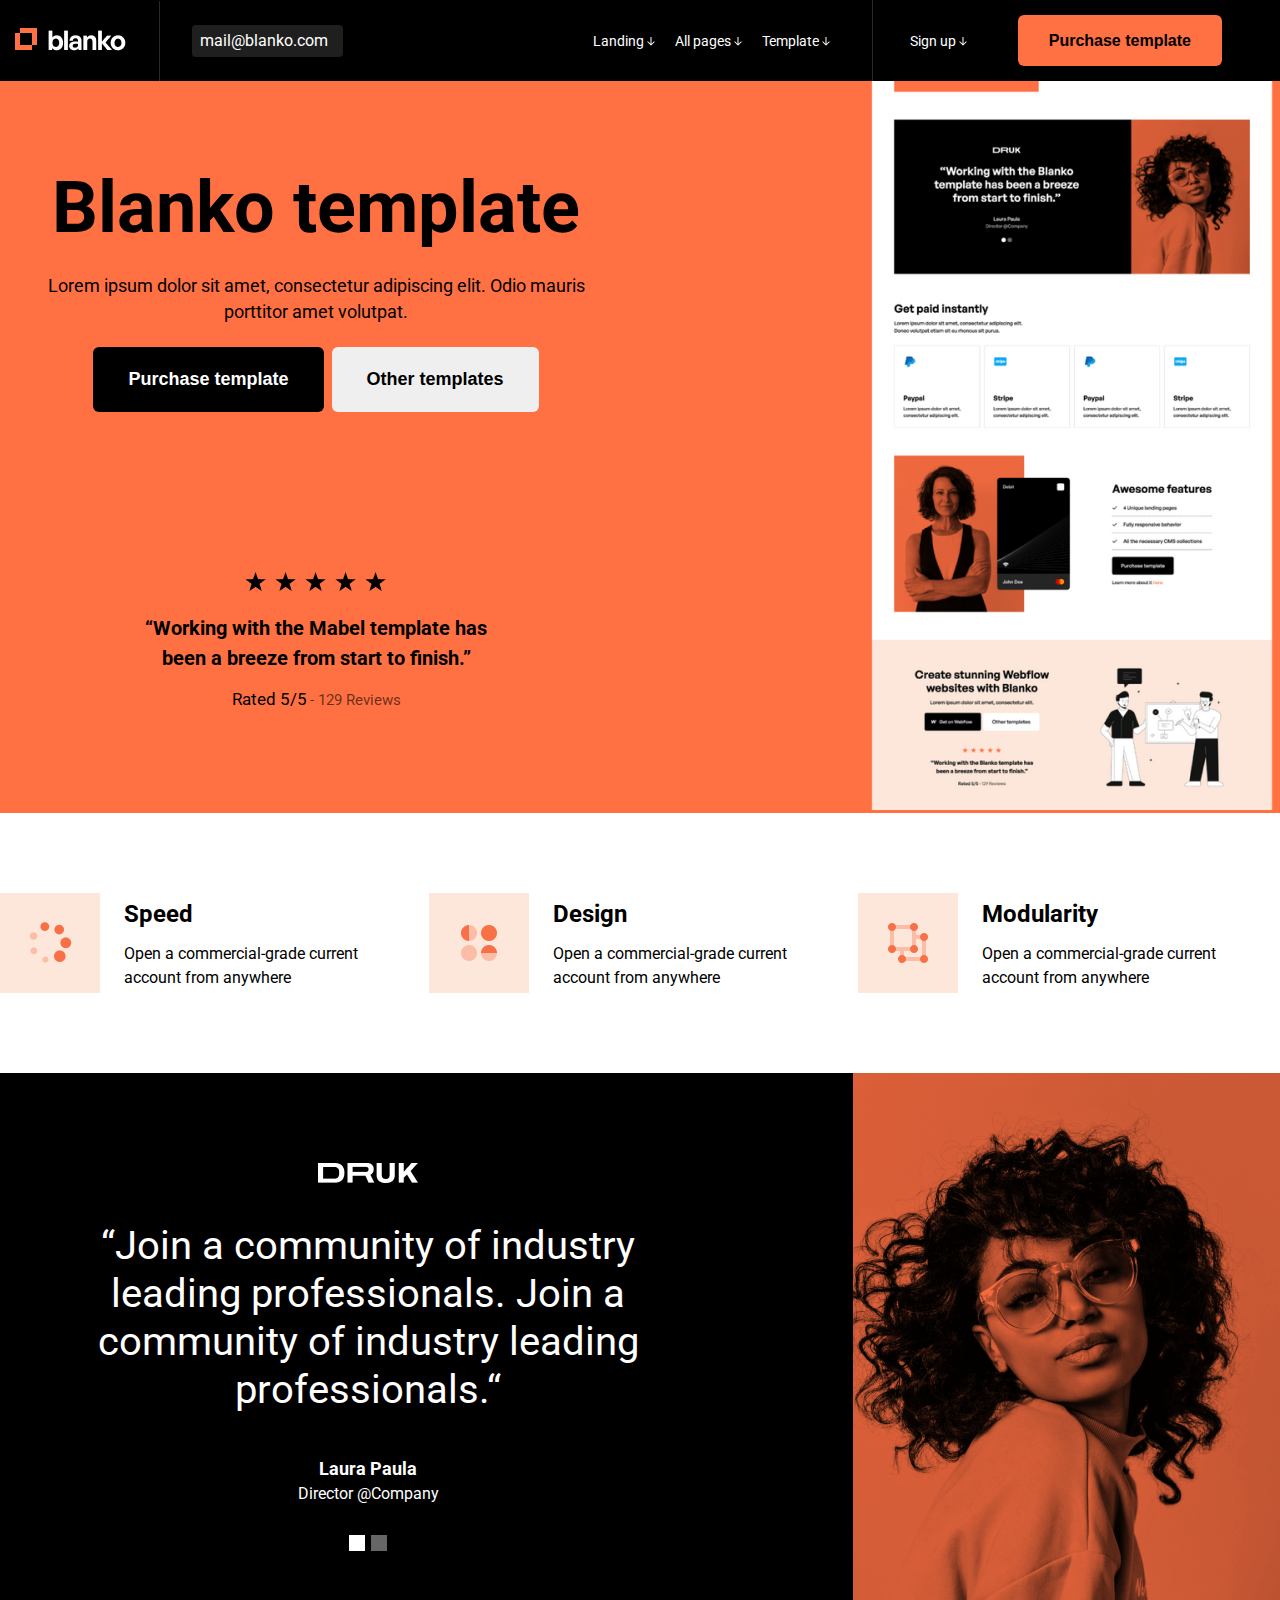
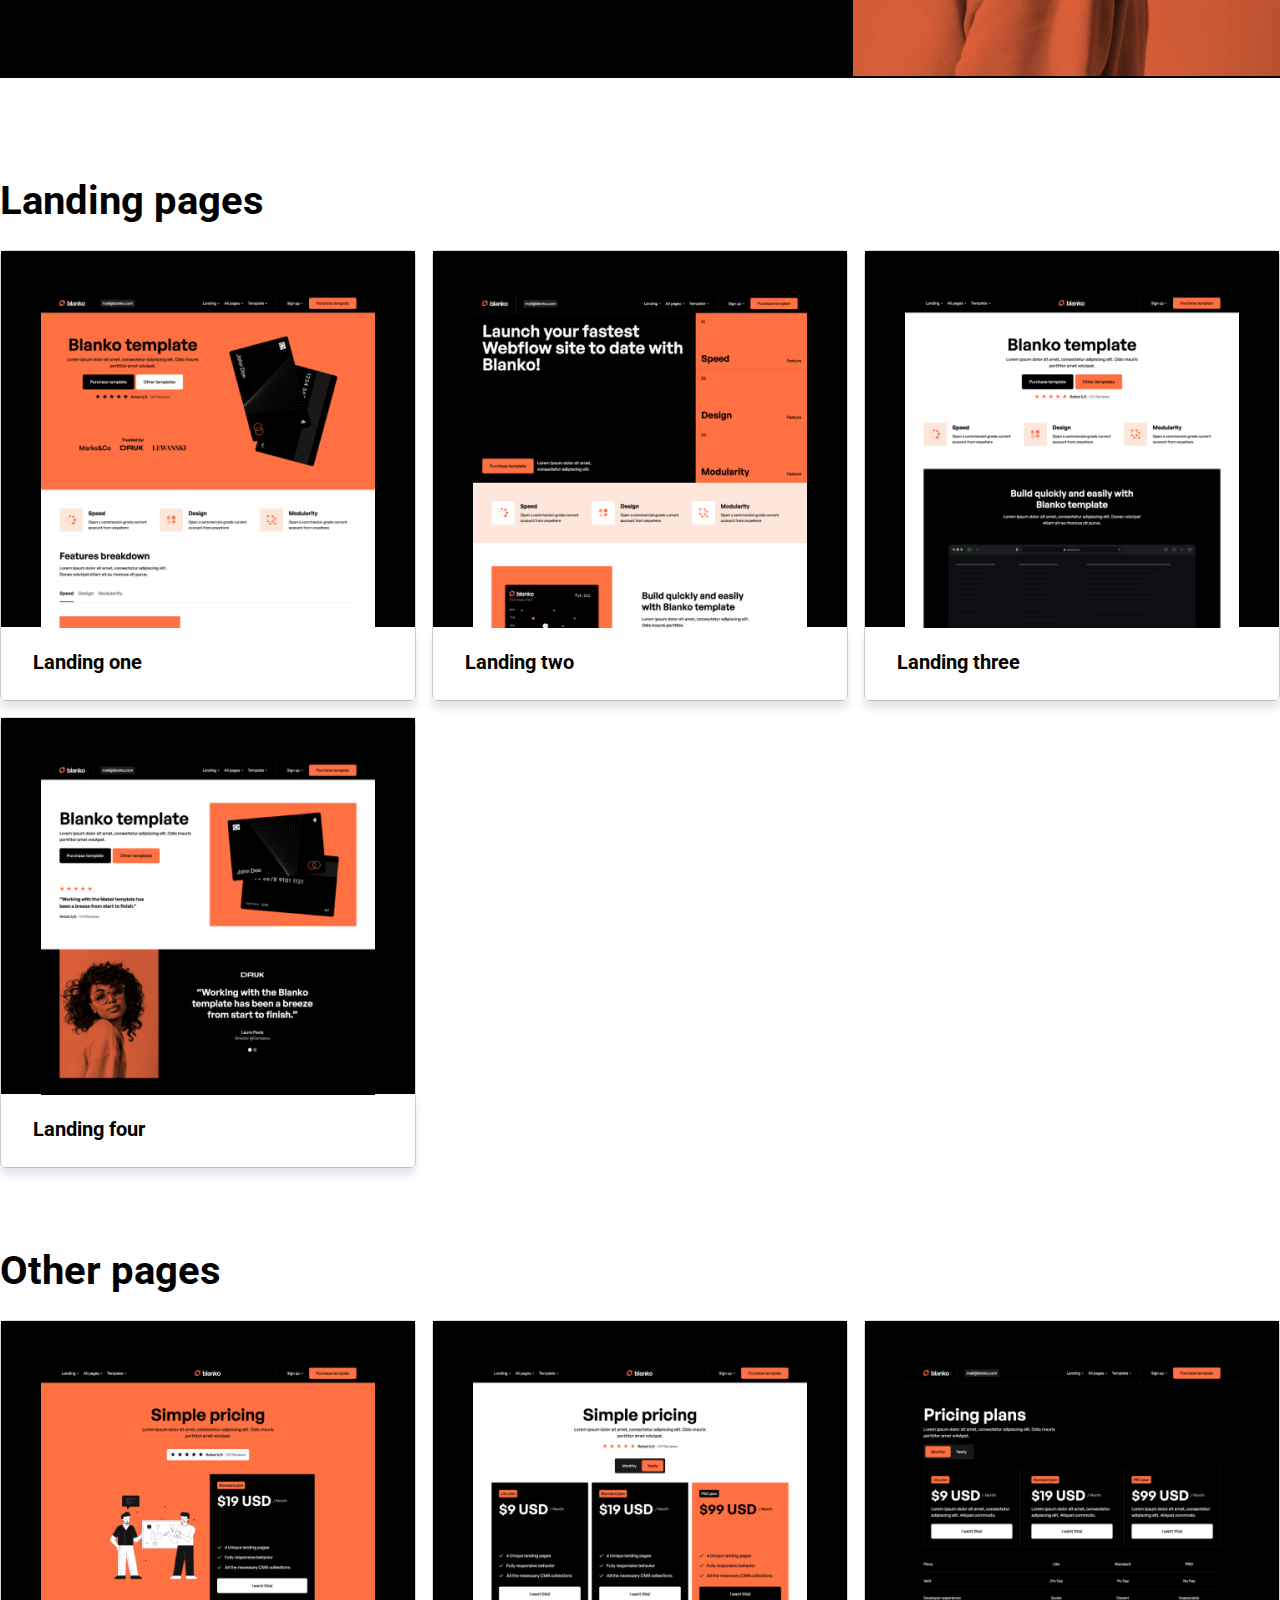
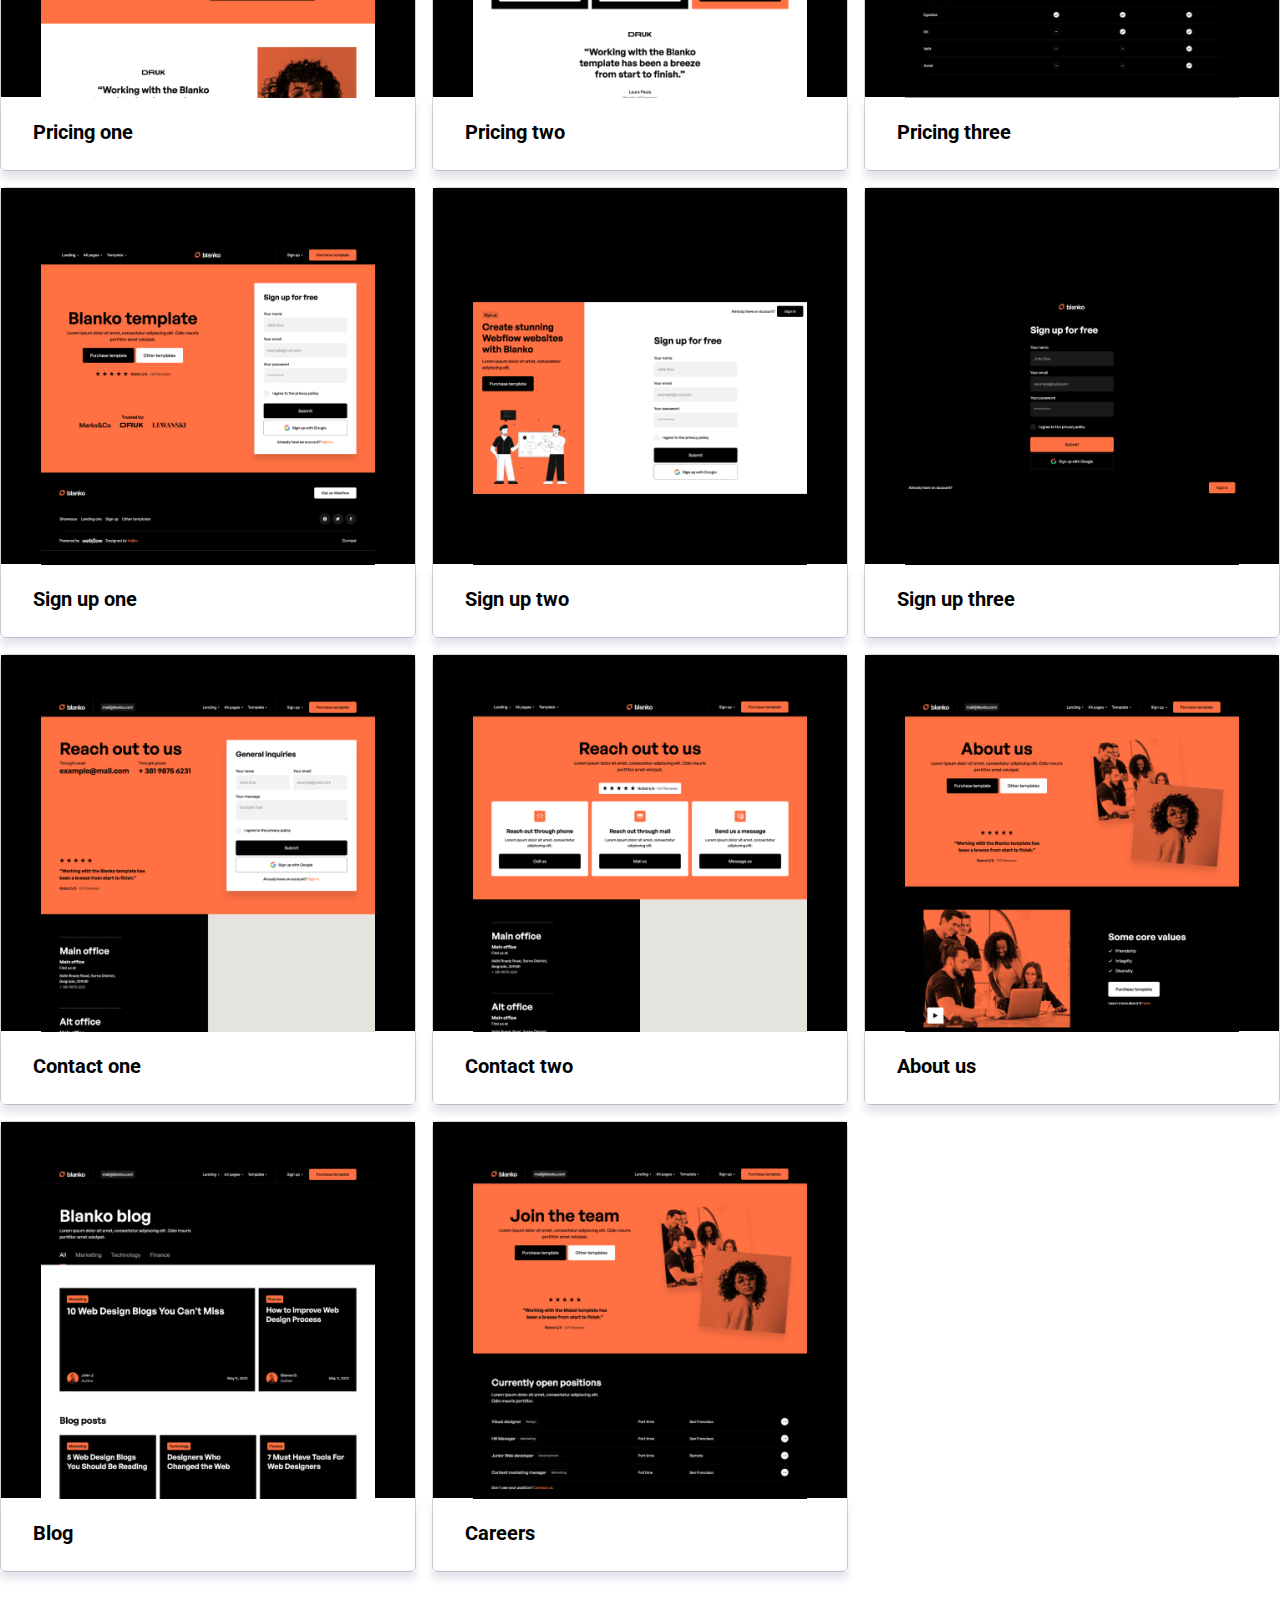
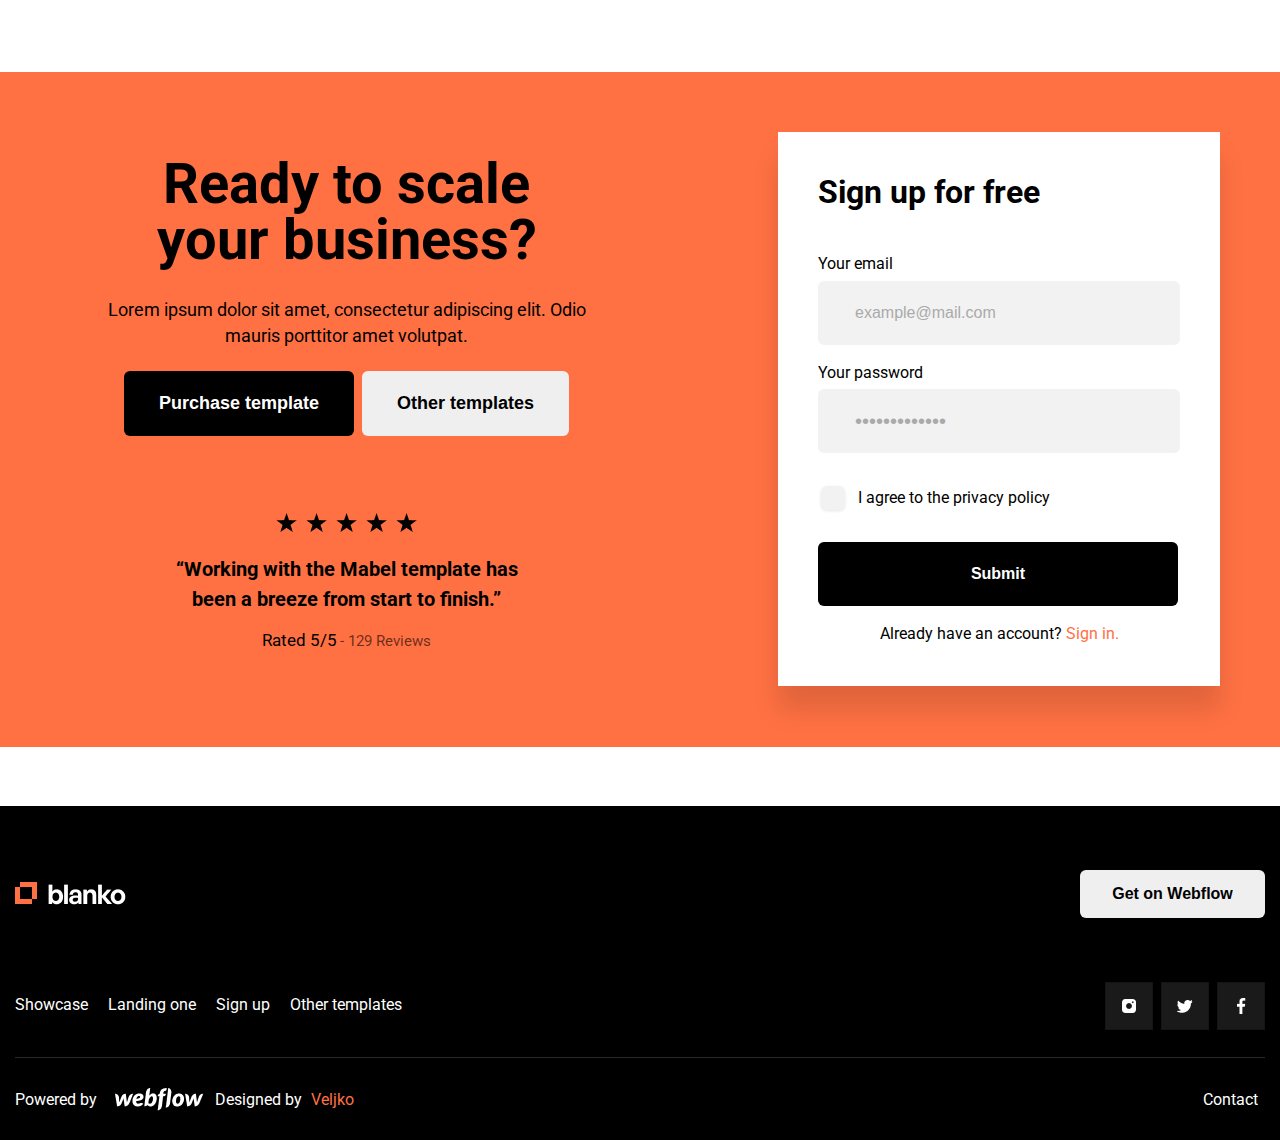
<file: index.html>
<!DOCTYPE html>
<html lang="en">
<head>
    <meta charset="UTF-8">
    <meta http-equiv="X-UA-Compatible" content="IE=edge">
    <meta name="viewport" content="width=device-width, initial-scale=1.0">
    <title>Blanko</title>
    <link rel="stylesheet" href="./css/main.css">
</head>
<body>
    <header>
        <nav>
            <div class="header-top">
                    <div class="container">
                        <div class="nav-row">
                            <div class="logo"><a href="./index.html"><img class="img-logo" src="./img/header/logo.png" alt="img-logo"></a></div>
                            <div class="nav-central">
                                <div class="mail">mail@blanko.com</div>
                                <ul class="nav-list">
                                    <li class="nav-list__item"><a href="#landing-page" class="nav-list__link">Landing <img src="./img/header/arrow.png" alt="arrow"></a></li>
                                    <li class="nav-list__item"><a href="#other-page" class="nav-list__link">All pages <img src="./img/header/arrow.png" alt="arrow"></a></li>
                                    <li class="nav-list__item"><a href="#" class="nav-list__link">Template <img src="./img/header/arrow.png" alt="arrow"></a></li>
                                </ul>
                            </div>
                            <div class="sign-up">
                                <div class="sign-up__link "><a href="./form.html" class="nav-list__link">Sign up <img src="./img/header/arrow.png" alt="arrow"></a></div>  
                            
                                <button class="sign-up__btn">Purchase template</button>
                            </div>
                            <button type="button" class="nav__toggle">
                                <div class="menu-icon-wrapper">
                                    <div class="menu-icon"></div>
                                </div>
                            </button>
                        </div>
                    </div>        
            </div>   
        </nav>
        <div class="header__container">
            <div class="container">
                <div class="header__main">
                    <div class="header__text">
                        <h1 class="header__title">Blanko template</h1>
                        <p class="header__content-one">Lorem ipsum dolor sit amet, consectetur adipiscing elit. Odio mauris porttitor amet volutpat.</p>
                        <div class="header__buttons">
                            <button class="header__black-btn">Purchase template</button>
                            <button class="header__white-btn">Other templates</button>
                        </div>  
                        <img src="./img/header/stars.png" alt="stars" class="stars-img">
                        <p class="header__content-two">“Working with the Mabel template has<br> been a breeze from start to finish.”</p>
                        <div class="header__span">
                            <span class="header__rated">Rated 5/5</span>
                            <span class="header__views">- 129 Reviews</span> 
                        </div>           
                    </div>
                    <div class="header__img"><img class="column-img" src="./img/header/column-image.png" alt="column-img"></div>
                </div>
            </div>
        </div>
    </header>
    <main>
        <div class="container">
            <section class="about-us">
                <div class="about">
                    <div class="about__block">
                        <img src="./img/main/speed.png" alt="speed-img" class="speed-img">
                        <div class="speed-text">
                            <h3 class="speed-title">Speed</h3>
                            <p class="speed-p">Open a commercial-grade current<br> account from anywhere</p>
                        </div>
                    </div>
                    <div class="about__block">
                        <img src="./img/main/design.png" alt="speed-img" class="speed-img">
                        <div class="speed-text">
                            <h3 class="speed-title">Design</h3>
                            <p class="speed-p">Open a commercial-grade current<br> account from anywhere</p>
                        </div>
                    </div>
                    <div class="about__block">
                        <img src="./img/main/modularity.png" alt="speed-img" class="speed-img">
                        <div class="speed-text">
                            <h3 class="speed-title">Modularity</h3>
                            <p class="speed-p">Open a commercial-grade current<br> account from anywhere</p>
                        </div>
                    </div>
                </div>
                <div class="druk">
                    <div class="druk__content">
                        <div class="druk__logo"><img src="./img/main/druk.png" alt="druk-logo" ></div>
                        <p class="druk__text">“Join a community of industry leading professionals. Join a community of industry leading professionals.“</p>
                        <p class="druk__autor">Laura Paula</p>
                        <p class="druk-copyright">Director @Company</p>
                        <div class="druk__btn-container">
                            <button class="druk__btn"></button>
                            <button class="druk__btn druk__btn_right"></button>
                        </div>
                    </div>
                    <div class="druk__img" >
                        <img src="./img/main/about-img.png" alt="image-druk">
                    </div>
                </div>
            </section>
            <section class="landing-page" id="landing-page">
                <h2 class="page-title">Landing pages</h2>
                <div class="page-grid">
                    <div class="grid-block">
                        <div class="grid-block__img"><img src="./img/main/landing pages/landing-one.png" alt="landing"></div>
                        <div class="grid-block__title">Landing one</div>
                    </div>
                    <div class="grid-block">
                        <div class="grid-block__img"><img src="./img/main/landing pages/landing-two.png" alt="landing"></div>
                        <div class="grid-block__title">Landing two</div>
                    </div>
                    <div class="grid-block">
                        <div class="grid-block__img"><img src="./img/main/landing pages/landing-three.png" alt="landing"></div>
                        <div class="grid-block__title">Landing three</div>
                    </div>
                    <div class="grid-block">
                        <div class="grid-block__img"><img src="./img/main/landing pages/landing-four.png" alt="landing"></div>
                        <div class="grid-block__title">Landing four</div>
                    </div>
                </div>
            </section>
            <section class="other-page" id="other-page">
                <h2 class="page-title page-title__other">Other pages</h2>
                <div class="page-grid">
                    <div class="grid-block">
                        <div class="grid-block__img"><img src="./img/main/Other pages/pricing-one.png" alt="landing"></div>
                        <div class="grid-block__title">Pricing one</div>
                    </div>
                    <div class="grid-block">
                        <div class="grid-block__img"><img src="./img/main/Other pages/pricing-two.png" alt="landing"></div>
                        <div class="grid-block__title">Pricing two</div>
                    </div>
                    <div class="grid-block">
                        <div class="grid-block__img"><img src="./img/main/Other pages/pricing-three.png" alt="landing"></div>
                        <div class="grid-block__title">Pricing three</div>
                    </div>
                    <div class="grid-block">
                        <div class="grid-block__img"><img src="./img/main/Other pages/sign-up-one.png" alt="landing"></div>
                        <div class="grid-block__title">Sign up one</div>
                    </div>
                    <div class="grid-block">
                        <div class="grid-block__img"><img src="./img/main/Other pages/sign-up-two.png" alt="landing"></div>
                        <div class="grid-block__title">Sign up two</div>
                    </div>
                    <div class="grid-block">
                        <div class="grid-block__img"><img src="./img/main/Other pages/sign-up-three.png" alt="landing"></div>
                        <div class="grid-block__title">Sign up three</div>
                    </div>
                    <div class="grid-block">
                        <div class="grid-block__img"><img src="./img/main/Other pages/contact-one.png" alt="landing"></div>
                        <div class="grid-block__title">Contact one</div>
                    </div>
                    <div class="grid-block">
                        <div class="grid-block__img"><img src="./img/main/Other pages/contact-two.png" alt="landing"></div>
                        <div class="grid-block__title">Contact two</div>
                    </div>
                    <div class="grid-block">
                        <div class="grid-block__img"><img src="./img/main/Other pages/about-us.png" alt="landing"></div>
                        <div class="grid-block__title">About us</div>
                    </div>
                    <div class="grid-block">
                        <div class="grid-block__img"><img src="./img/main/Other pages/blog.png" alt="landing"></div>
                        <div class="grid-block__title">Blog</div>
                    </div>
                    <div class="grid-block">
                        <div class="grid-block__img"><img src="./img/main/Other pages/careers.png" alt="landing"></div>
                        <div class="grid-block__title">Careers</div>
                    </div>
                </div>
            </section>
            <section class="form">
                <div class="form-container">
                    <div class="form-content">
                        <h2 class="form-content__title">Ready to scale your business?</h2>
                        <p class="header__content-one">Lorem ipsum dolor sit amet, consectetur adipiscing elit. Odio mauris porttitor amet volutpat.</p>
                        <div class="header__buttons">
                            <button class="header__black-btn">Purchase template</button>
                            <button class="header__white-btn">Other templates</button>
                        </div>  
                        <img src="./img/header/stars.png" alt="stars" class="stars-img__two">
                        <p class="header__content-two">“Working with the Mabel template has<br> been a breeze from start to finish.”</p>
                        <div class="header__span">
                            <span class="header__rated">Rated 5/5</span>
                            <span class="header__views">- 129 Reviews</span> 
                        </div>           
                    </div>
                    <div class="form-register form_one">
                        <form action="https://formspree.io/f/splinterhell888@gmail.com" method="POST"">    
                            <p class="form-register__title">Sign up for free</p> 
                            <p class="form-register__text form-register_mail">Your email</p>
                            <input type="email" name="login" value="example@mail.com" class="input input_one input__mail"></p>
                            <p class="form-register__text form-register_password">Your password</p>
                            <input type="password" name="pass" value="*************" class="input input_one input__password">
                            <div class="form-register__checkbox">
                                <input type="checkbox" id="checkbox__id" name="highload1" class="checkbox">
                                <label class="checkbox__label form-register__text checkbox__label_one" for="checkbox__id">I agree to the privacy policy</label>
                            </div>  
                            <div class="form-register__submit">
                                <input type="submit" value="Submit" class="input__submit input__submit_one">
                            </div>
                        </form>
                        <p class="form-register__account form-register__text">Already have an account? <a href="./form.html" class="account__a form-register__text">Sign in.</a></p>

                        
                        
                    </div>
                </div>
            </section>
        </div>
    </main>
    <footer>
        <div class="footer">
            <div class="container">
                <div class="footer-top">
                    <div class="footer__nav-logo">
                        <div class="footer__logo"><a href="./index.html"><img src="./img/header/logo.png" alt="logo" class="footer-img"></a></div>
                        <ul class="footer__nav-list form-register__text">
                            <li class="footer__nav-item"><a href="#other-page" class="footer__nav-link">Showcase</a></li>
                            <li class="footer__nav-item"><a href="#landing-page" class="footer__nav-link">Landing one</a></li>
                            <li class="footer__nav-item"><a href="./form.html" class="footer__nav-link">Sign up</a></li>
                            <li class="footer__nav-item"><a href="#other-page" class="footer__nav-link">Other templates</a></li>
                        </ul>
                    </div>
                    <div class="footer__social-btn">
                        <button class="footer__btn">Get on Webflow</button>
                        <div class="footer__social">
                            <a href="#"><div class="insta-block footer__social-block"></div></a>
                            <a href="#"><div class="twitter-block footer__social-block"></div></a>
                            <a href="#"><div class="facebook-block footer__social-block"></div></a>
                        </div>
                    </div>

                </div>
                <div class="footer-bottom form-register__text">
                    <p class="copyright-links ">
                        Powered by<a href="#"><img src="./img/footer/webflow.png" alt="webflow" class="webflow"></a>Designed by <a href="https://veljko.dev/"> Veljko</a>
                    </p>
                    <p class="footer__contact form-register__text"><a href="#">Contact</a></p>
                </div>
            </div>
        </div>
    </footer>     
    <script src="./js/main.js"></script>
</body>
</html>
</file>
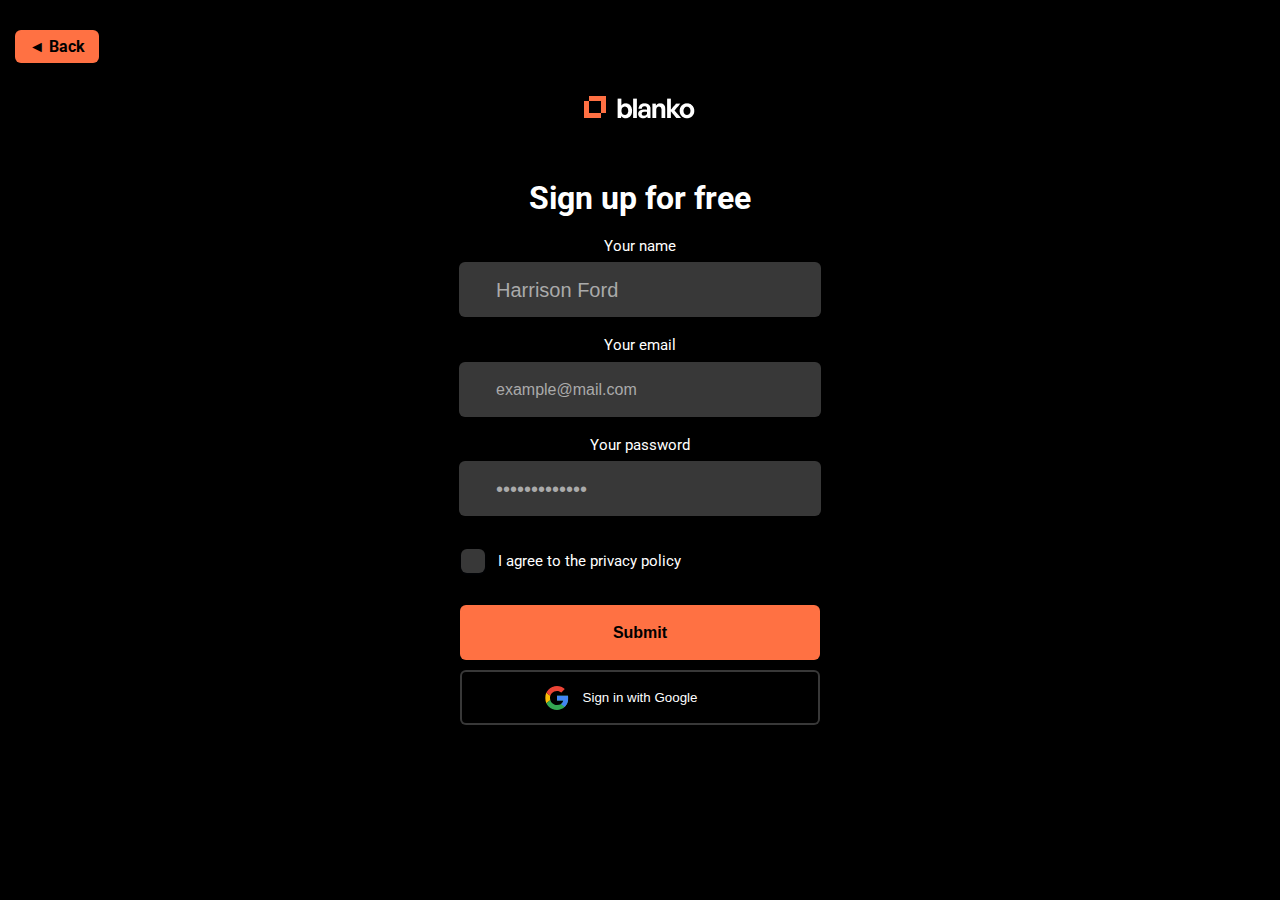
<file: form.html>
<!DOCTYPE html>
<html lang="en">
<head>
    <meta charset="UTF-8">
    <meta http-equiv="X-UA-Compatible" content="IE=edge">
    <meta name="viewport" content="width=device-width, initial-scale=1.0">
    <title>Blanko</title>
    <link rel="stylesheet" href="./css/main.css">
    <link rel="stylesheet" href="./css/form.css">
</head>
<body>
    <div class="background-body">
        <div class="background-form">
            <a href="./index.html"><div class="back-btn">&#9668 Back</div></a>
            <div class="form-register form_two">
                <div class="form-logo"><a href="./index.html"><img class="img-logo" src="./img/header/logo.png" alt="img-logo"></a></div>
                <form action="handler.php">    
                    <p class="form-register__title">Sign up for free</p> 
                    <p class="form-register__text_two form-register_password">Your name</p>
                    <input type="text" name="pass" value="Harrison Ford" class="input input_two input__password">
                    <p class="form-register__text_two form-register__mail-two">Your email</p>
                    <input type="email" name="login" value="example@mail.com" class="input input_two input__mail"></p>
                    <p class="form-register__text_two form-register_password">Your password</p>
                    <input type="password" name="pass" value="*************" class="input input_two input__password">
                    <div class="form-register__checkbox">
                        <input type="checkbox" id="checkbox__id" name="highload1" class="checkbox">
                        <label class="checkbox__label form-register__text_two checkbox__label_two" for="checkbox__id">I agree to the privacy policy</label>
                    </div>  
                    <div class="form-register__submit">
                        <input type="submit" value="Submit" class="input__submit input__submit_two">
                    </div>
                    <button class="google-btn">Sign in with Google</button> 
                </form>
                
            </div>
        </div>
    </div>
</body>
</html>
</file>
<file: css/form.css>
/* form */

.background-body{
    background: #000;
    width: 100%;
    height: 100%;
    position: fixed;
    z-index: 1;
}
.background-form{
    background: #000;
    width: 100%;
    height: 100%;
    position: fixed;
    animation: showLeft 1.5s;
    z-index: 2;

}
.background-form a{
    color: #000;
}

@keyframes showLeft {

from {top:-100%;}

to {top:0;}

}

@keyframes showRight {

from {right:-100%;}

to {right:0; }

}
.form-logo{
    padding: 50px 0 50px 0;
    text-align: center;
}
.form_two{
    transition: 0.3s ease-in;
    background-color: #000;
    color: #fff;
    margin: 0 auto;
    text-align: center
}
.form-register{
    padding: 40px 15px;
}
.form-register__text_two{
    font-size: 15px;
    line-height: 24px;
}
.form-register__mail-two{   
    padding-top: 16px;
    padding-bottom: 5px;
}
.form-register__checkbox{
    left: -142px
}

.checkbox__label_two::before{
    background: #565656a6;
}
.checkbox__label_two::after{
    position: absolute;
    top: 3px;
    left: -34px;
}
.input_two{
    background: #565656a6;
    width: 325px;
    height: 15px;
}
.input_two:focus {
    color: #fff;
}
.account__a_two a{
    color: #fff;
}
.input__submit_two{
    background: #FF7143;
    color: #000;
    height: 55px;
    width: 360px;
    padding: 14px;
}
.google-btn{
    height: 55px;
    width: 360px;
    background: #000 url(../img/google.svg) 24% 50% no-repeat;
    background-size: 10% 50%;
    border: 2px solid #565656a6;
    color: #fff;
    border-radius: 6px;
    margin-top: 10px;
    
}
.google-btn:hover{
    background: #565656a6 url(../img/google.svg) 24% 50% no-repeat;
    transition: 0.2s ease-in;  
    background-size: 10% 50%;
}
.back-btn{
    margin: 30px 0 0 15px;
    background: #FF7143;
    border: 0;
    border-radius: 6px;
    font-weight: 700;
    font-size: 16px;
    line-height: 24px;
    width: 84px;
    height: 33px;
    animation: back 3s;
    position: fixed;
    display: flex;
    align-items: center;
    justify-content: center;
}
@keyframes back {

    from {left:-100%;}
    
    to {left:0;}
    
    }
@media (max-width: 380px){    
    .form-register{
        padding: 0;
    }
    .back-btn{
        margin: 15px 0 0 15px;
    }

}
@media (max-width: 400px){
    .input_two{
        width: 250px;
        text-align: center;
        padding: 15px 0;
    }
    .input__submit_two{
        width: 250px;
    }
    .google-btn{
        width: 250px;
    }
    .form-register__title{
        font-size: 27px;
    }
    .form-logo{
        padding: 50px 0 15px 0;
    }
    .form-register__checkbox{
        left: -86px;
    }
    .google-btn{
        background: #000 url(../img/google.svg) 14% 50% no-repeat;
        background-size: 10% 50%;
    }
}
</file>
<file: css/main.css>
@import "./reset.css"; 
@import url('https://fonts.googleapis.com/css2?family=Roboto:wght@400;700&display=swap'); 

/* font-family: 'Roboto', sans-serif; */

html, body{
    font-family: 'Roboto', sans-serif;
    font-size: 14px;
}
button{
    cursor: pointer;
    transition: opacity 0.2s ease-in;
    border: 0;
}
button:hover{
    opacity: 0.8;
}
button:active{
    position: relative;
    top:1px;
}
a{
    text-decoration: none;
    transition: opacity 0.2s ease-in;
}
a:hover{
    opacity: 0.8;
}
.container{
    max-width: 1280px;
    margin: 0 auto;
}

/* nav */
.header-top{
    background-color: #000;
    min-height: 81px;
}
.nav-row{
    color: #fff;
    display: flex;
    /* justify-content: space-between; */
    align-items: center;
    position: relative;
    /* column-gap: 142px; */
}
.nav-row a{
    color: #fff;
}
.logo{
    padding: 21px 32px 21px 0;
    border-right: 1px solid rgba(255, 255, 255, 0.16);
}
.nav-central{
    display: flex;
    /* justify-content: space-between; */
    max-width: 790px;
    padding: 0 42px 0 32px;
    column-gap: 320px;
}
.nav-list {
    display: flex;
    column-gap: 20px;
    align-items: center;
}
.mail{
    padding: 8px 15px 8px 8px;
    background: rgba(255, 255, 255, 0.12);
    border-radius: 4px;
    font-size: 16px;
}
.sign-up{
    width: 312px;
    height: 81px;
    border-left: 1px solid rgba(255, 255, 255, 0.16);
    display: flex;
    align-items: center;
    column-gap: 26px;
    justify-content: space-between;
    padding-left: 37px;
    float: right;
    /* margin-left: 321px; */
}
.sign-up__link{
    width: 96px;
}
.sign-up__btn{
    height: 51px;
    width: 238px;
    border-radius: 6px;
    background-color:#FF7143;
    font-weight: 700;
    font-size: 16px;
    border: 0;
}

/* header */

.header__container{
    min-height: 732px;
    background-color: #FF7143;
    overflow: hidden;
}

.header__main{
    display: flex;
    flex-wrap: wrap;
    justify-content: space-between;
    row-gap: 20px;
}

.header__text{
    max-width: 556px;
    padding: 91px 0 0 38px;
    text-align: center;
}
.header__text *{
    color: #000;
}
.header__title{
    font-size: 72px;
    font-weight: 700;
}
.header__content-one{
    font-size: 18px;
    padding-top: 29px;
    line-height: 26px;
}
.header__buttons {
    display: flex;
    justify-content: center;
    row-gap: 8px;
    padding-top: 22px;
    line-height: 24px;
}
.header__white-btn, .header__black-btn {
    padding: 22px 35px;
    font-size: 18px;
    font-weight: 700;
    border-radius: 6px;
    outline: 0;
    border: 0;
}
.header__black-btn {
    margin-right: 8px;
    background-color: #000;
    color: #fff;
}
.stars-img{
    padding-top: 160px;
}
.header__content-two{
    padding-top: 17px;
    font-size: 20px;
    font-weight: 700;
    line-height: 30px;
}
.header__span{
    padding-top: 14px;
    line-height: 24px;
}
.header__rated{
    font-size: 17px;
}
.header__views{
    font-size: 15px;
    color: #00000099;
}
.header__img{
    position: relative;
}
.header__img img{
    
    position: absolute;
    bottom: -15.6%;
    right: 0;
    max-width: unset;
}
.about{
    padding-top: 80px;
    display: flex;
    column-gap: 71px;
    flex-wrap: wrap;
    row-gap: 15px;
}
.about h3{
    position: relative;
    top: 5px;
    padding-bottom: 17px;
    font-weight: 700;
    font-size: 24px;
    line-height: 32px;
}
.about p{
    font-weight: 400;
    font-size: 16px;
    line-height: 24px;
}
.about__block{
    display: flex;
    justify-content: space-between;
    column-gap: 24px;
}
.druk__img img{
    width: 100%;
}
.druk{
    margin-top: 80px;
    background-color: #000;
    color: #fff;
    display: flex;
    justify-content: space-between;
}
.druk__content{
    padding: 100px 170px 0 130px;
    width: 576px;
    text-align: center;
}
.druk__text{
    padding-top: 37px;
    font-weight: 400;
    font-size: 40px;
    line-height: 48px;
}
.druk__autor{
    padding-top: 41px;
    font-weight: 700;
    font-size: 18px;
    line-height: 27px;
}
.druk-copyright{
    font-weight: 400;
    font-size: 16px;
    line-height: 24px;
}
.druk__btn-container{
    display: flex;
    column-gap: 6px;
    flex-wrap: nowrap;
    justify-content: center;
    padding-top: 29px;
}
.druk__btn{   
    width: 16px;
    height: 16px;
    background-color: #fff;
    border: 0;
}
.druk__btn_right {
    background-color: rgba(255, 255, 255, 0.4);
}

/* landing-pages */

.page-title{
    padding-top: 99px;
    padding-bottom: 25px;
    font-weight: 700;
    font-size: 40px;
    line-height: 48px;
}
.page-grid{
    display: grid;
    grid-template-columns: repeat(auto-fit, minmax(372px, 416px));
    gap: 16px; 
}
.grid-block{
    border: 1px solid rgba(0, 0, 0, 0.16);
    border-radius: 6px;
}
.grid-block__img{
    background-color: #000;
    padding: 40px 40px 0 40px;
    border: 0;
}
.grid-block__img img{
    position: relative;
    top: 3px;
} 
.grid-block__title{
    box-shadow: 0px 8px 8px rgba(16, 19, 80, 0.12);
    padding: 21px 0 24px 32px;
    font-weight: 700;
    font-size: 20px;
    line-height: 28px;
}
.page-title__other{
    padding-top: 79px;
}
/* form */

.form-container{
    margin-top: 100px;
    display: flex;
    justify-content: space-between;
    background-color: #FF7143;
    min-height: 615px;
    padding: 60px 60px 0 107px;
    margin-bottom: 59px;
    flex-wrap: wrap;
}
.form-content{
    max-width: 479px;
    text-align: center;
}
.form-content__title{
    padding-top: 24px;
    font-weight: 700;
    font-size: 56px;
    line-height: 56px;
}
.stars-img__two{
    padding-top: 77px;
}
.form-register{
    padding: 40px;
    min-width: 360px;
    height: 474px;
    box-shadow: 0px 24px 24px rgba(0, 0, 0, 0.12);
}
.form_one{
    background: #fff;
}
.form-register__title{
    font-weight: 700;
    font-size: 32px;
    line-height: 40px;
}
.form-register__text{
    font-weight: 400;
    font-size: 16px;
    line-height: 24px;
}
.form-register_mail{   
    padding-top: 40px;
    padding-bottom: 5px;
}
.input{
    padding: 20px 0 20px 37px;
    background: rgba(0, 0, 0, 0.05);
    border-radius: 6px;
    border: 0;   
    font-weight: 400;
    line-height: 24px;
    color: #AAAAAA;
}
.input_one{
    background: rgba(0, 0, 0, 0.05);
    width: 325px;
    height: 24px;
}
.input__mail{
    font-size: 16px;
}
.form-register_password{
    padding: 16px 0 4px 0;
}
.input__password{
    font-size: 20px;
}
.form-register__submit{
    padding-top: 56px;
}
.input__submit{
    padding: 20px 0;
    font-weight: 700;
    font-size: 16px;
    line-height: 24px;
    text-align: center;
    width: 360px;   
    border-radius: 6px;
    color: #fff;
    border: 0;
    cursor: pointer;
}
.input__submit_one{
    background-color: #000;
    height: 64px;
}
.input__submit:hover{
    opacity: 0.8;
}
.input__submit:active{
    position: relative;
    top:1px;
}
.form-register__account{
    padding-top: 16px;
    text-align: center;
}
.account__a{
    background-color: #fff;
    border: 0;
    color: #FF7143;
}

/* checkbox */

.form-register__checkbox{
    position: relative;
    padding-top: 33px;
}
.checkbox{
    -webkit-appearance: none;
    appearance: none;
    position: absolute;
}
.checkbox__label{
    position: absolute;
    cursor: pointer;
}
.checkbox__label_one{
    left: 40px;
}
.checkbox__label::before{
    content: "";
    display: block;
    width: 24px;
    height: 24px; 
    box-shadow: 0px 1px 3px rgba(14, 38, 86, 0.12);
    border-radius: 6px;  
    position: absolute;
    top: 0;
    left: -37px;
    z-index: 1;      
}
.checkbox__label_one::before{
    background: rgba(0, 0, 0, 0.05);
}
.checkbox__label::after{
    content: "";
    display: block;
    width: 24px;
    height: 24px;
    background: url(../img/main/checkbox.svg) no-repeat;
    background-size: 18px 18px ;  
    z-index: 2;
    opacity: 0;
    transition: opacity 0.2s linear;
}
.checkbox__label_one::after{
    position: absolute;
    top: 5px;
    left: -32px;
}
.checkbox:checked + .checkbox__label_one::before{
    border: 2px solid #000;
}
.checkbox:checked + .checkbox__label::after{
    opacity: 1;
}


/* footer */

.footer{
    background-color: #000;
    min-height: 270px;
    padding-top: 64px;
}
.footer-top{
    display: flex;
    justify-content: space-between;
    border-bottom: 1px solid rgba(255, 255, 255, 0.16);;
    min-height: 187px;
}
.footer__logo{
    padding-top: 6px;
}
.footer__nav-list{
    padding-top: 79px;
    display: flex;
    column-gap: 20px;
    align-items: center;
}
.footer__nav-list a{
    color: #fff;
}
.footer__btn{
    width: 185px;
    padding: 12px 0;
    font-weight: 700;
    font-size: 16px;
    line-height: 24px;
    text-align: center;
    border: 0;
    border-radius: 6px;
}
.footer__social{
    display: flex;
    justify-content: end;
    column-gap: 8px;
    padding-top: 64px;
}
.footer__social-block{
    width: 46px;
    height: 46px;
    border: 1px solid rgba(0, 0, 0, 0.16);
}
.insta-block{
   background: rgba(255, 255, 255, 0.1) url(../img/footer/instagram.png) center no-repeat;
}
.twitter-block{
    background: rgba(255, 255, 255, 0.1) url(../img/footer/twitter.png) center no-repeat;
}
.facebook-block{
    background: rgba(255, 255, 255, 0.1) url(../img/footer/facebook.png) center no-repeat;
}
.footer-bottom{
    display: flex;
    justify-content: space-between;
    color: #fff;
    padding-top: 30px;
    flex-wrap: wrap;
    column-gap: 100px;
}
.copyright-links{
    display: flex;
    justify-content: start;
}
.copyright-links a{
    color: #FF7143;
    padding-left: 9px;
}
.webflow{
    padding: 0 11px 0 9px;
}
.footer__contact a{
    padding-right: 7px;
    color: #fff;
}

/* Menu Icon */
.nav__toggle{
    background: #000;
}
.menu-icon-wrapper {
    /*   background: red; */
      width: 30px;
      height: 30px;
      display: flex;
      justify-content: center;
      align-items: center;
    }
    
    .menu-icon {
      position: relative;
      width: 30px;
      height: 5px;
      background-color: #FF7143;
    }
    
    .menu-icon::before {
      position: absolute;
      left: 0;
      top: -10px;
      content: '';
      width: 30px;
      height: 5px;
      background-color: #FF7143;
      transition: transform 0.2s ease-in, top 0.2s linear 0.2s;
    
    }
    
    .menu-icon::after {
      position: absolute;
      left: 0;
      top: 10px;
      content: '';
      width: 30px;
      height: 5px;
      background-color: #FF7143;
      transition: transform 0.2s ease-in, top 0.2s linear 0.2s;
    
    }
    
    .menu-icon.menu-icon-active {
      background-color: transparent;
    }
    
    .menu-icon.menu-icon-active::before {
      transform: rotate(45deg);
      top: 0;
      transition: top 0.2s linear, transform 0.2s ease-in 0.2s;
    }
    
    .menu-icon.menu-icon-active::after {
      transform: rotate(-45deg);
      top: 0;
      transition: top 0.2s linear, transform 0.2s ease-in 0.2s;
    }
    .nav__toggle{
        display: none;
        position: absolute;
        right: 40px;
        top: 20px;
    }
/* mobile-menu */
.mobile-menu{
        background: #000;
        position: fixed;
        z-index: 2;
        width: 100%;
        height: 100%;
        animation: showLeft 1.5s;
        overflow: hidden;
        padding-left: 0 !important;
    }    
    @keyframes showLeft {
    
    from {top:-100%;}
    
    to {top:0;}
    
    }
    
    @keyframes showRight {
    
    from {right:-100%;}
    
    to {right:0; }
    }
.logo_mobile{
        display: flex;
        justify-content: center;
        width: 100%;
        position: absolute;
        top: 150%;
        padding: 0;
    }
.nav-central_mobile{
        position: absolute;
        top: 300%;
        font-size: 40px;
        font-weight: 450;
        padding: 74px 0 !important;
        justify-content: center;
        width: 100% !important;
    }
.nav-list_mobile {
        flex-direction: column;
        row-gap: 60px;
        align-items: end;
    }
.sign-up_mobile{
    padding: 5px;
    border-radius: 6px;
    max-width: 206px;
    height: 41px;
    margin-top: 15px;
    font-weight: 600;
    position: relative;
    top: 550px;
    margin: 0 auto;
    display: flex;
    justify-content: center;
    border: 2px solid #565656a6;
}

/* media */

@media (max-width: 1333px){
    .footer{
        padding: 64px 15px 0 15px;
    }
    .druk__content{
        padding: 90px 120px 0 80px;
    }
    .nav-central{
        column-gap: 250px;
    }
    .header-top{
        padding-left:15px;
    }
}
@media (max-width: 1259px){
    .about{
        padding: 30px 0 0 30px;
    }
    .nav-central{
        column-gap: 200px;
    }
}
@media (max-width: 1156px){
    .nav-central{
        column-gap: 150px;
    }
}
@media (max-width: 1142px){
    nav{
        z-index: -1;
    }
    .no-scroll {
		overflow-y: hidden;
	}
    .logo{
        border: 0;
    }
    .mail{
        display: none;
    }
    .form-container{
        padding: 40px 20px 0 20px;
        margin-top: 10px;
    }
    .form-content__title{
        font-size: 40px;
    }
} 
@media (max-width: 1065px){
    .header__text{
        padding: 91px 0 0 0;
    }

}
@media (max-width: 1042px){
  
    .header__text{
        max-width: 487px;
    }
    .header__title{
        font-size: 60px;
        font-weight: 600;
    }
    .header__content-one {
        font-size: 16px;
    }
    .header__content-two {
        font-size: 16px;
        font-weight: 600;
    }
    .druk{
        justify-content: center;
        flex-wrap: wrap;
        row-gap: 30px;
        margin-top: 40px;
        }
    .druk__content{
        padding: 50px 0 0 0;
        }
}
@media (max-width: 1039px){
    .header__img img {
        bottom: -18%;
    }
}
@media (max-width: 1005px){
    .form-container{
        justify-content: center;
        object-fit: contain;
        margin-bottom: 0;
    }
}
@media (max-width: 933px){
    .header__img img {
        position: relative;
        bottom: -5%;
        object-fit: cover;
        }
    .header__main {
        justify-content: center;
         }
    
}
@media (max-width: 893px){
    .page-grid{
        grid-template-columns: none;
        justify-items: center;
    }
    .page-title{
        display: flex;
        justify-content: center;
        padding-top: 30px;
    }
}
@media (max-width: 858px){
    .nav-list{
        z-index: -1;
    }
    .nav__toggle{
        display: block;
    }
    .sign-up{
        z-index: -1;
        padding: 0;
    }
    .sign-up__btn{
        display: none;
    }
}
@media (max-width: 814px){

    .druk__text{
        font-size: 30px;
    }
    .form-register{
    text-align: center;
    }
}
@media (max-width: 626px){
    .nav__toggle{
        display: block;
    }
    .nav-central{
        padding: 0;
        width: 0;
    }
    .header__text{
        padding: 40px 15px 0 15px;
    }
    .page-title{
        padding-top: 35px;
    }
    .footer{
        padding: 40px 15px 0 15px;
    }
    .sign-up__link {
        text-align: center;
    }

}
@media (max-width: 553px){
    .footer-bottom{
        justify-content: center;
        padding-bottom: 40px;
        column-gap: 400px;
    }
}
@media (max-width: 523px){
    .footer-top{
        flex-wrap: wrap;
        justify-content: center;
        column-gap: 200px;
    }
    .footer__nav-list{
        flex-direction: column;
        row-gap: 15px;
        padding: 40px 0;
    }
    .footer__social{
        padding: 40px 0;
        justify-content: center;
    }
    .copyright-links {
        padding-bottom: 20px;
        flex-direction: column;
        row-gap: 10px;
        font-size: 14px;
    }
    .copyright-links a{
        padding: 0;

    }
    .webflow{
        padding: 0;
    }
 

}

@media (max-width: 504px){
    .header__buttons{
        flex-wrap: wrap;
    }
    .stars-img{
        margin-top: 64px;
        padding-top: 0;
    }
    .input_one{
        width: 250px;
    }
    .input__submit{
        width: 250px;
    }
    .checkbox__label_one{
    
        left: 76px;
    }
}
@media (max-width: 416px){
    .grid-block__img{
        padding: 0 20px;
    }

}
@media (max-width: 375px){
    .druk__img{
        width: 375px;
        object-fit: contain;
    }
    .form-register{
        padding: 40px 14px;
    }
}
</file>
